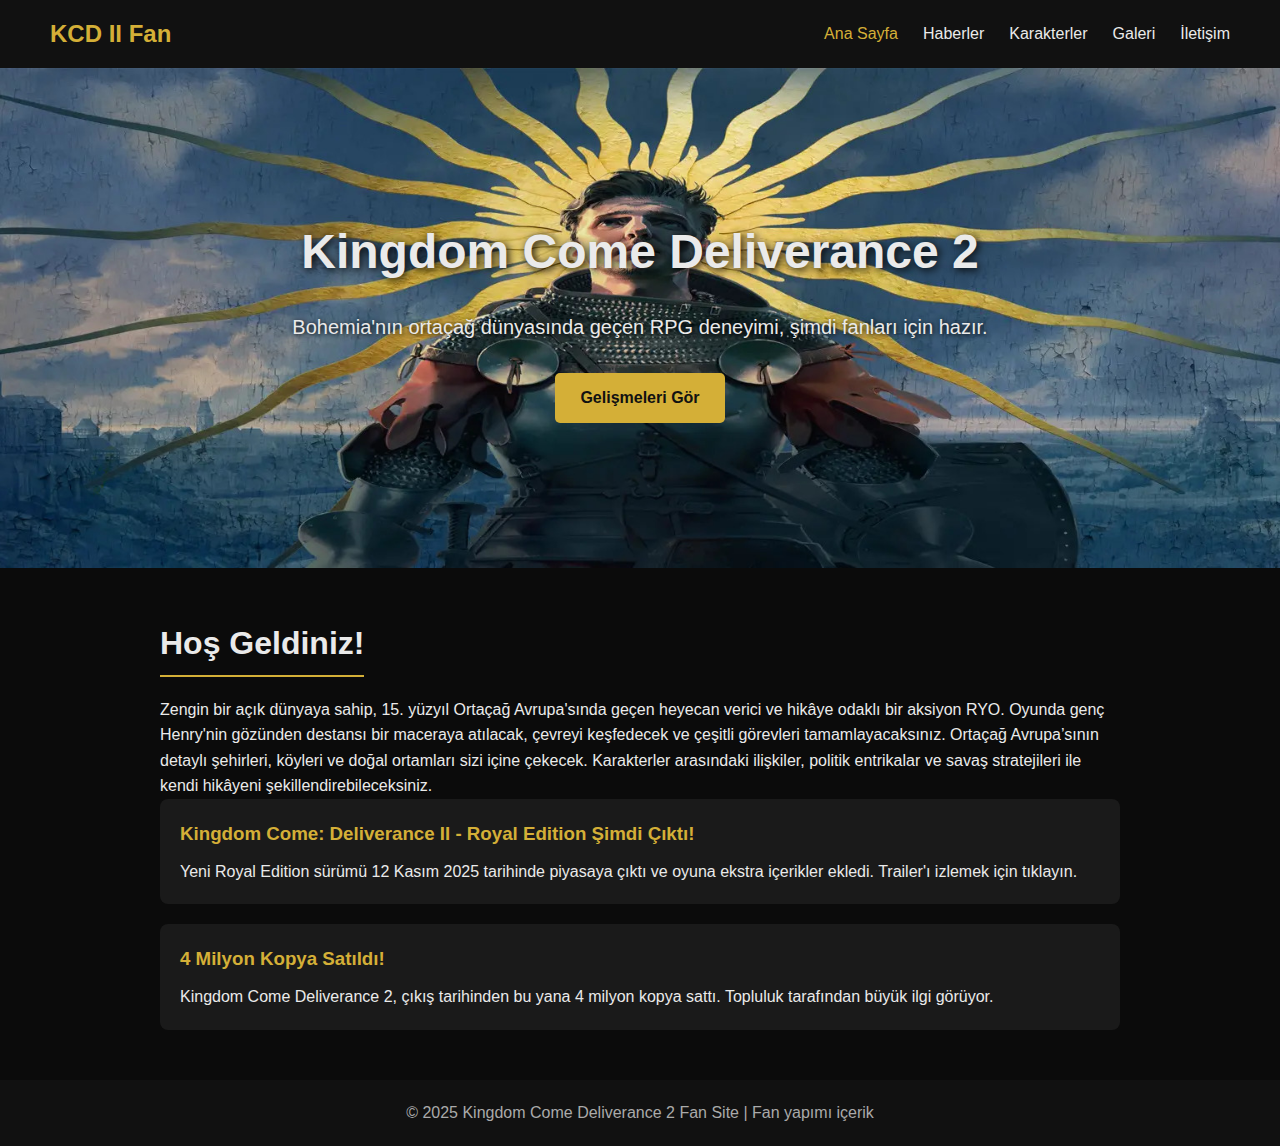
<file: index.html>
<!DOCTYPE html>
<html lang="tr">
<head>
    <meta charset="UTF-8">
    <meta name="viewport" content="width=device-width, initial-scale=1.0">
    <title>Kingdom Come Deliverance 2 - Fan Site</title>
    <link rel="stylesheet" href="css/style.css">
</head>
<body>
    <header>
        <nav class="navbar">
            <h1 class="logo">KCD II Fan</h1>
            <ul class="nav-links">
                <li><a href="index.html" class="active">Ana Sayfa</a></li>
                <li><a href="haberler.html">Haberler</a></li>
                <li><a href="karakterler.html">Karakterler</a></li>
                <li><a href="galeri.html">Galeri</a></li>
                <li><a href="iletisim.html">İletişim</a></li>
            </ul>
        </nav>
    </header>

    <section class="hero">
        <div class="hero-content">
            <h2>Kingdom Come Deliverance 2</h2>
            <p>Bohemia'nın ortaçağ dünyasında geçen RPG deneyimi, şimdi fanları için hazır.</p>
            <a href="haberler.html" class="btn">Gelişmeleri Gör</a>
        </div>
    </section>

    <section class="content">
         <h2>Hoş Geldiniz!</h2>
    <p>
        Zengin bir açık dünyaya sahip, 15. yüzyıl Ortaçağ Avrupa'sında geçen heyecan verici ve hikâye odaklı bir aksiyon RYO.  
        Oyunda genç Henry'nin gözünden destansı bir maceraya atılacak, çevreyi keşfedecek ve çeşitli görevleri tamamlayacaksınız.  
        Ortaçağ Avrupa’sının detaylı şehirleri, köyleri ve doğal ortamları sizi içine çekecek.  
        Karakterler arasındaki ilişkiler, politik entrikalar ve savaş stratejileri ile kendi hikâyeni şekillendirebileceksiniz.
    </p>

    <!-- Küçük Haber Kartları -->
    <div class="news-card">
        <h3>Kingdom Come: Deliverance II - Royal Edition Şimdi Çıktı!</h3>
        <p>Yeni Royal Edition sürümü 12 Kasım 2025 tarihinde piyasaya çıktı ve oyuna ekstra içerikler ekledi. <a href="https://www.youtube.com/watch?v=bjMnS7_u1Qg&t=5s" target="_blank">Trailer'ı izlemek için tıklayın</a>.</p>
    </div>

    <div class="news-card">
        <h3>4 Milyon Kopya Satıldı!</h3>
        <p>Kingdom Come Deliverance 2, çıkış tarihinden bu yana 4 milyon kopya sattı. Topluluk tarafından büyük ilgi görüyor.</p>
    </div>
    </section>

    <footer>
        <p>© 2025 Kingdom Come Deliverance 2 Fan Site | Fan yapımı içerik</p>
    </footer>
</body>
</html>
</file>
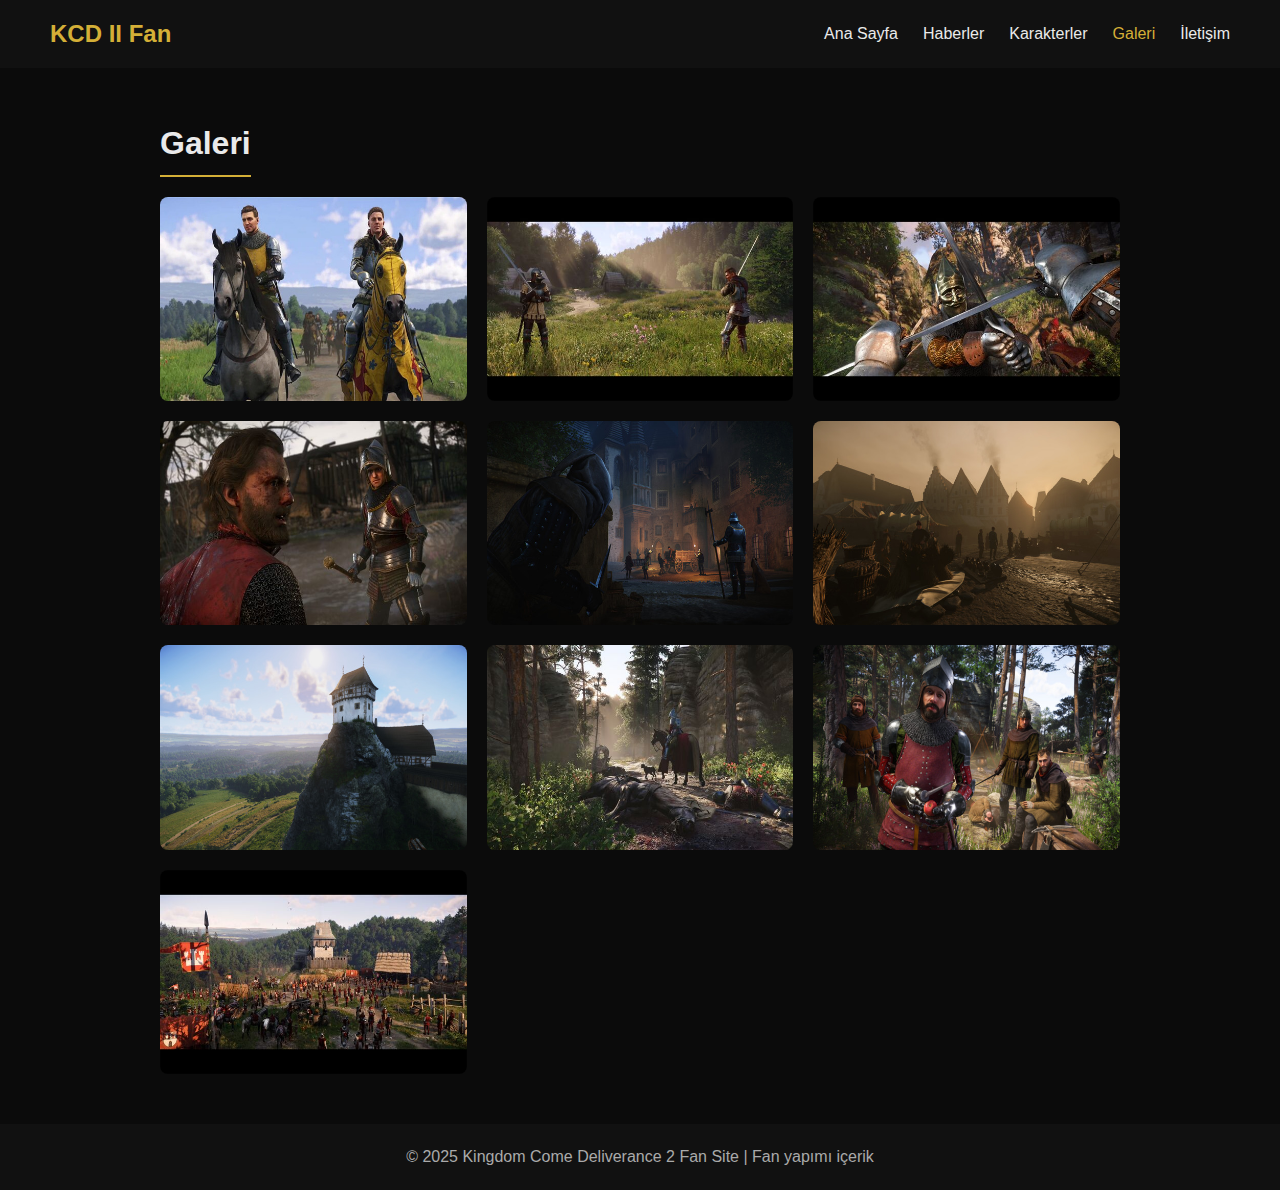
<file: galeri.html>
<!DOCTYPE html>
<html lang="tr">
<head>
    <meta charset="UTF-8">
    <meta name="viewport" content="width=device-width, initial-scale=1.0">
    <title>Galeri - KCD2 Fan Site</title>
    <link rel="stylesheet" href="css/style.css">
</head>
<body>
    <header>
        <nav class="navbar">
            <h1 class="logo">KCD II Fan</h1>
            <ul class="nav-links">
                <li><a href="index.html">Ana Sayfa</a></li>
                <li><a href="haberler.html">Haberler</a></li>
                <li><a href="karakterler.html">Karakterler</a></li>
                <li><a href="galeri.html" class="active">Galeri</a></li>
                <li><a href="iletisim.html">İletişim</a></li>
            </ul>
        </nav>
    </header>

    <main class="content">
        <h2>Galeri</h2>
    <div class="gallery-grid">
        <img src="img/scene1.jpg" alt="Sahne 1">
        <img src="img/scene2.jpg" alt="Sahne 2">
        <img src="img/scene3.jpg" alt="Sahne 3">
        <img src="img/scene4.jpg" alt="Sahne 4">
        <img src="img/scene5.jpg" alt="Sahne 5">
        <img src="img/scene6.jpg" alt="Sahne 6">
        <img src="img/scene7.jpg" alt="Sahne 7">
        <img src="img/scene8.jpg" alt="Sahne 8">
        <img src="img/scene9.jpg" alt="Sahne 9">
        <img src="img/scene10.jpg" alt="Sahne 10">
    </div>
    </main>

    <footer>
        <p>© 2025 Kingdom Come Deliverance 2 Fan Site | Fan yapımı içerik</p>
    </footer>
</body>
</html>
</file>
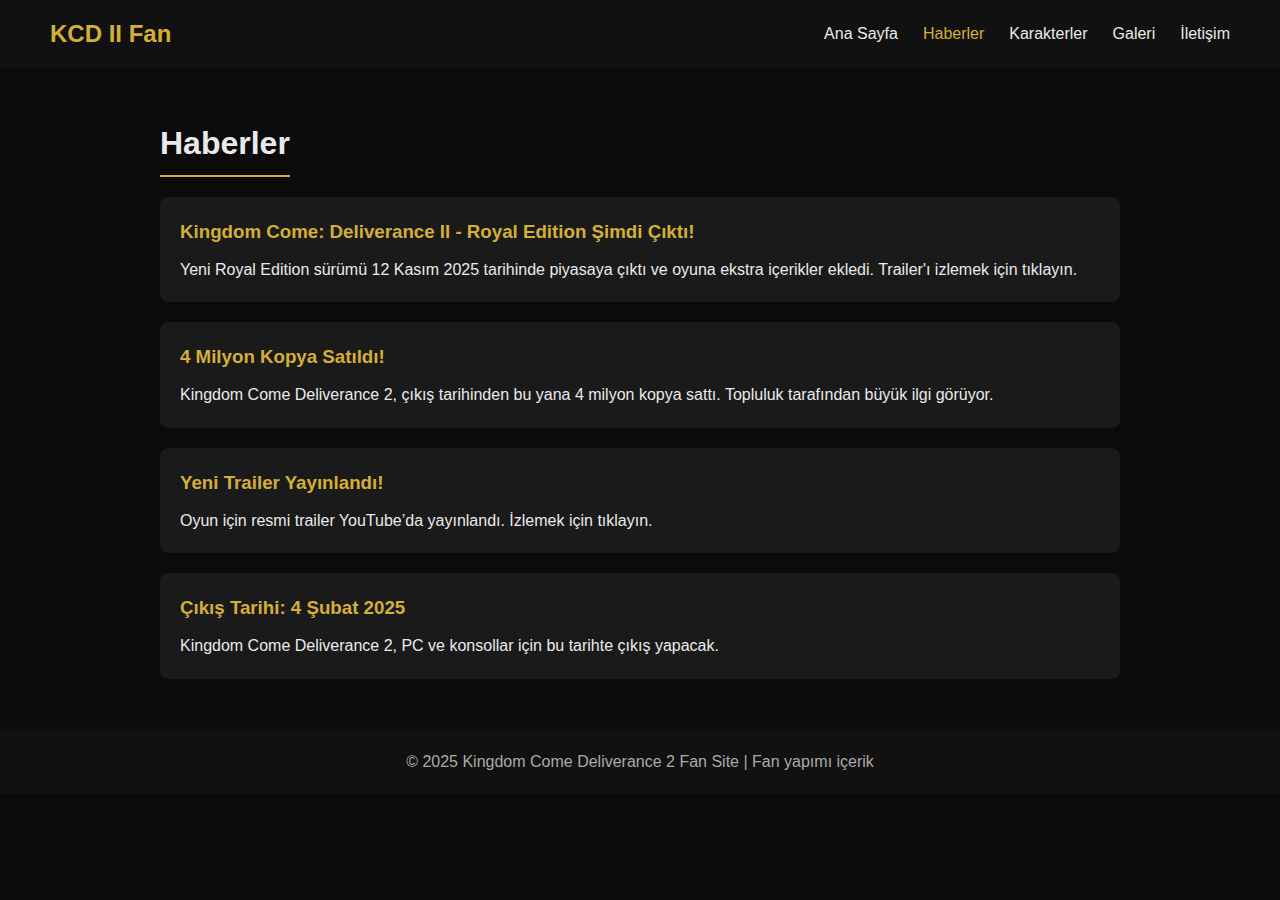
<file: haberler.html>
<!DOCTYPE html>
<html lang="tr">
<head>
    <meta charset="UTF-8">
    <meta name="viewport" content="width=device-width, initial-scale=1.0">
    <title>Haberler - KCD2 Fan Site</title>
    <link rel="stylesheet" href="css/style.css">
</head>
<body>
    <header>
        <nav class="navbar">
            <h1 class="logo">KCD II Fan</h1>
            <ul class="nav-links">
                <li><a href="index.html">Ana Sayfa</a></li>
                <li><a href="haberler.html" class="active">Haberler</a></li>
                <li><a href="karakterler.html">Karakterler</a></li>
                <li><a href="galeri.html">Galeri</a></li>
                <li><a href="iletisim.html">İletişim</a></li>
            </ul>
        </nav>
    </header>

    <main class="content">
        <h2>Haberler</h2>

   
    <div class="news-card">
        <h3>Kingdom Come: Deliverance II - Royal Edition Şimdi Çıktı!</h3>
        <p>Yeni Royal Edition sürümü 12 Kasım 2025 tarihinde piyasaya çıktı ve oyuna ekstra içerikler ekledi. <a href="https://www.youtube.com/watch?v=bjMnS7_u1Qg&t=5s" target="_blank">Trailer'ı izlemek için tıklayın</a>.</p>
    </div>

   
    <div class="news-card">
        <h3>4 Milyon Kopya Satıldı!</h3>
        <p>Kingdom Come Deliverance 2, çıkış tarihinden bu yana 4 milyon kopya sattı. Topluluk tarafından büyük ilgi görüyor.</p>
    </div>

    
    <div class="news-card">
        <h3>Yeni Trailer Yayınlandı!</h3>
        <p>Oyun için resmi trailer YouTube’da yayınlandı. <a href="https://www.youtube.com/watch?v=ju8R8gwD-Vg" target="_blank">İzlemek için tıklayın</a>.</p>
    </div>

   
    <div class="news-card">
        <h3>Çıkış Tarihi: 4 Şubat 2025</h3>
        <p>Kingdom Come Deliverance 2, PC ve konsollar için bu tarihte çıkış yapacak.</p>
    </div>
    </main>

    <footer>
        <p>© 2025 Kingdom Come Deliverance 2 Fan Site | Fan yapımı içerik</p>
    </footer>
</body>
</html>
</file>
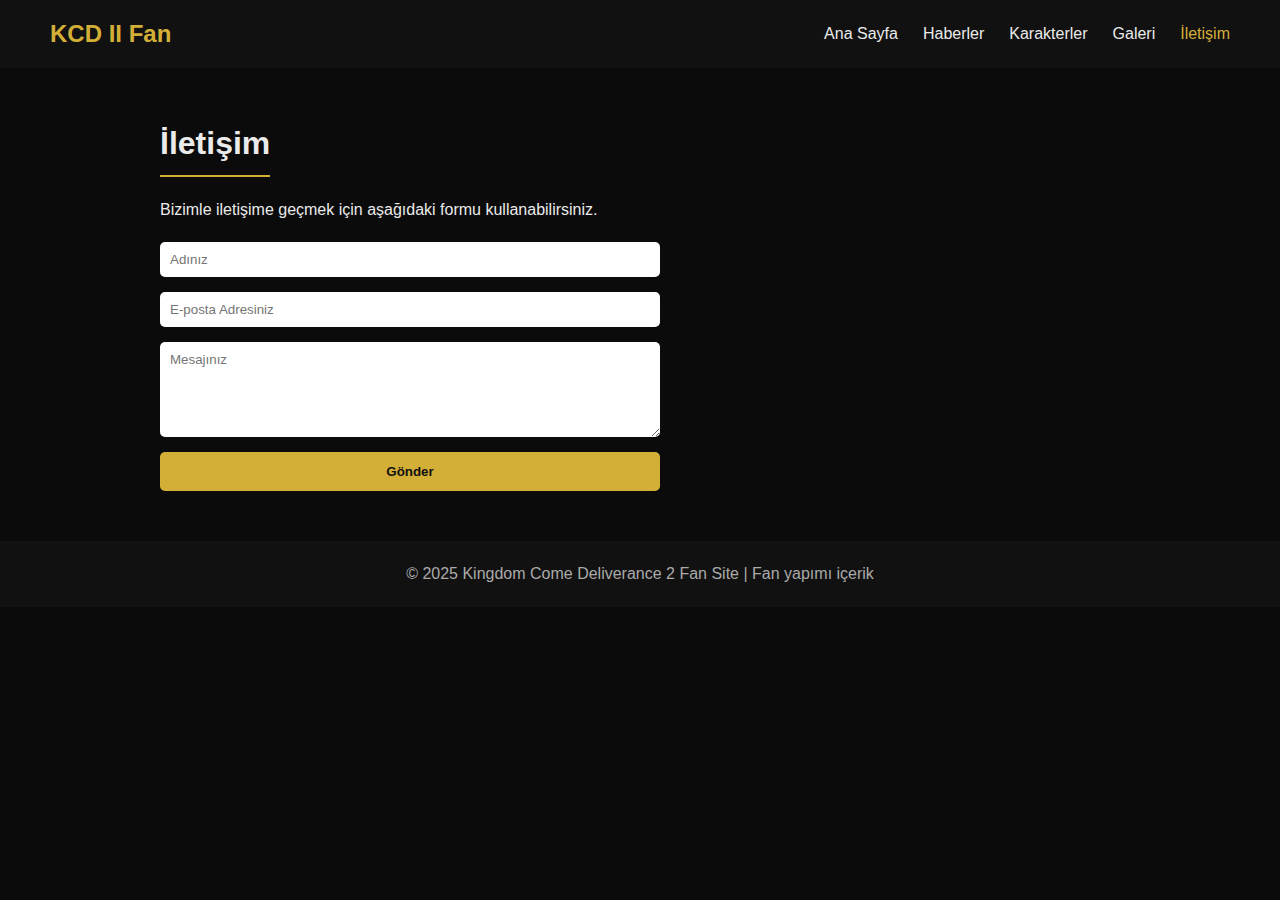
<file: iletisim.html>
<!DOCTYPE html>
<html lang="tr">
<head>
    <meta charset="UTF-8">
    <meta name="viewport" content="width=device-width, initial-scale=1.0">
    <title>İletişim</title>
    <link rel="stylesheet" href="css/style.css">
</head>
<body>
    <header>
        <nav class="navbar">
            <h1 class="logo">KCD II Fan</h1>
            <ul class="nav-links">
                <li><a href="index.html">Ana Sayfa</a></li>
                <li><a href="haberler.html">Haberler</a></li>
                <li><a href="karakterler.html">Karakterler</a></li>
                <li><a href="galeri.html">Galeri</a></li>
                <li><a href="iletisim.html" class="active">İletişim</a></li>
            </ul>
        </nav>
    </header>

    <section class="content">
        <h2>İletişim</h2>
        <p>Bizimle iletişime geçmek için aşağıdaki formu kullanabilirsiniz.</p>

        <form>
            <input type="text" placeholder="Adınız" required>
            <input type="email" placeholder="E‑posta Adresiniz" required>
            <textarea placeholder="Mesajınız" rows="5" required></textarea>
            <button type="submit">Gönder</button>
        </form>

    </section>

    <footer>
        <p>© 2025 Kingdom Come Deliverance 2 Fan Site | Fan yapımı içerik</p>
    </footer>
</body>
</html>
</file>
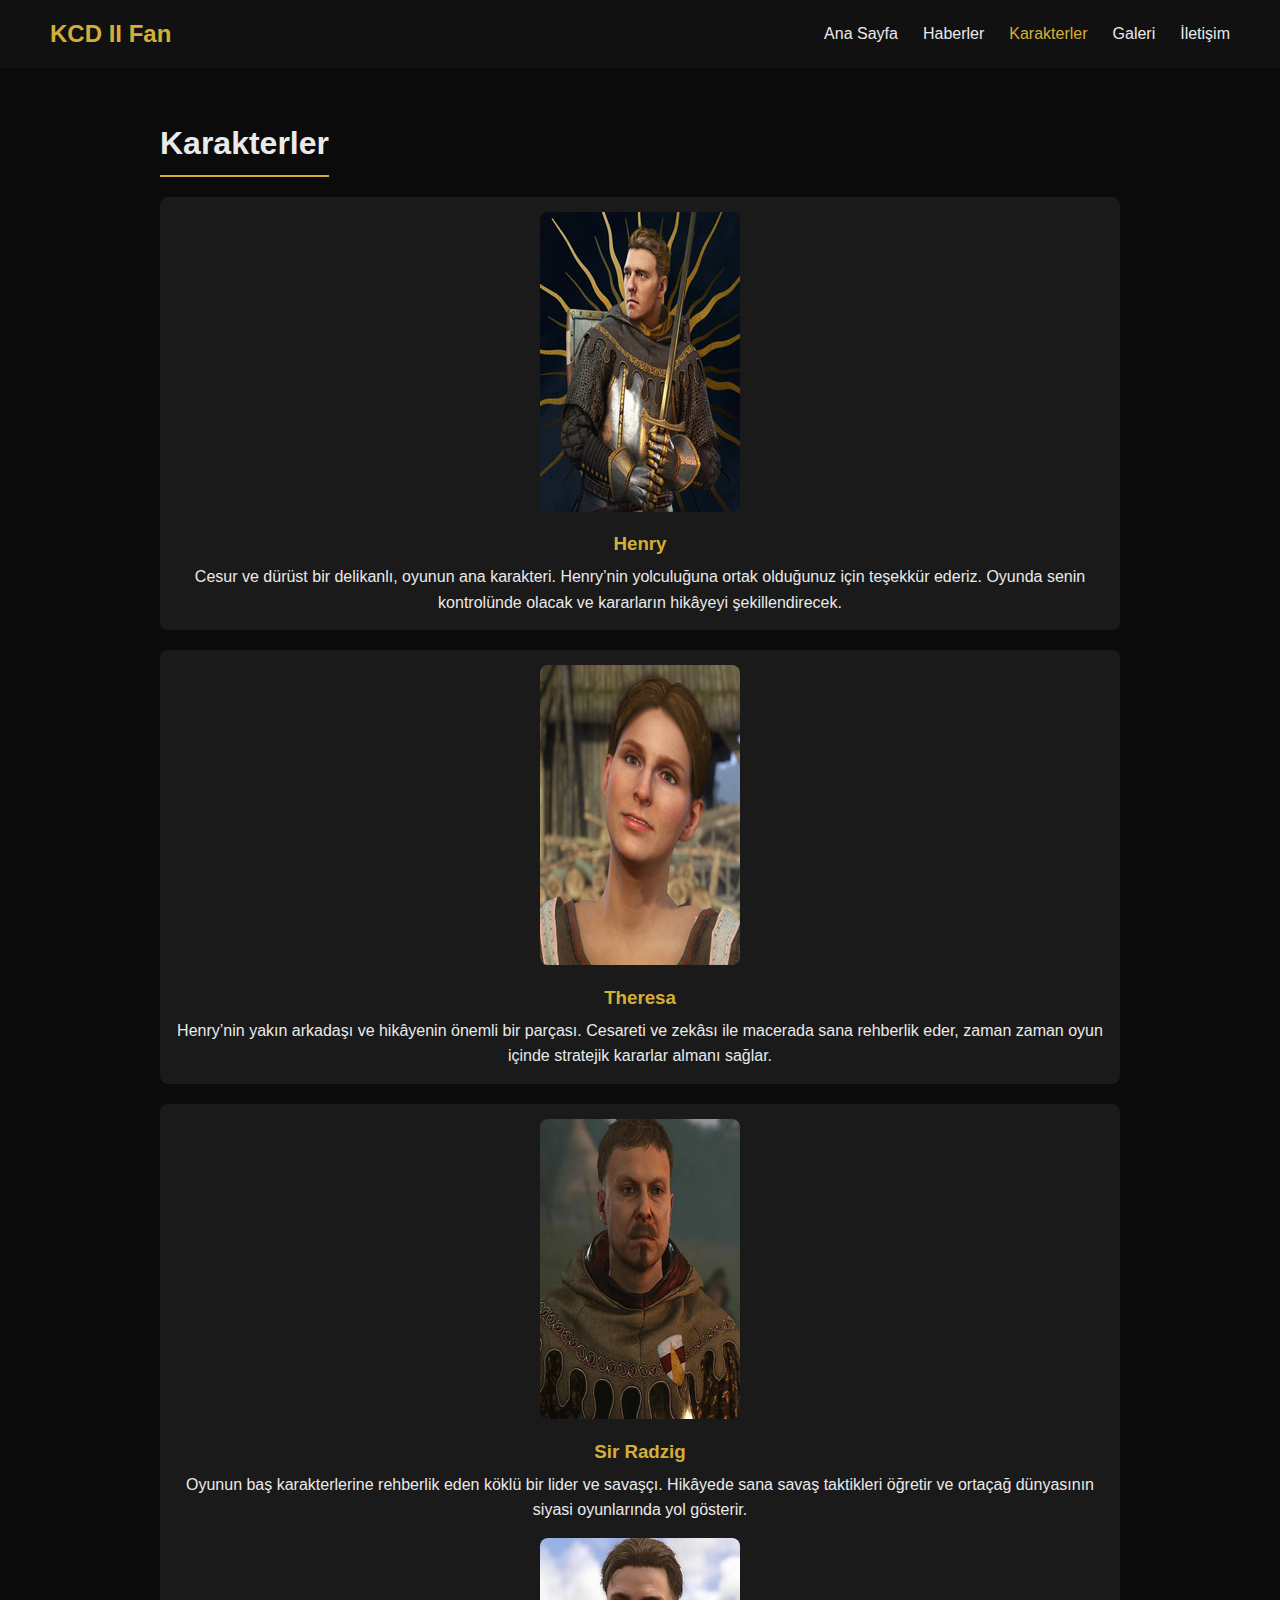
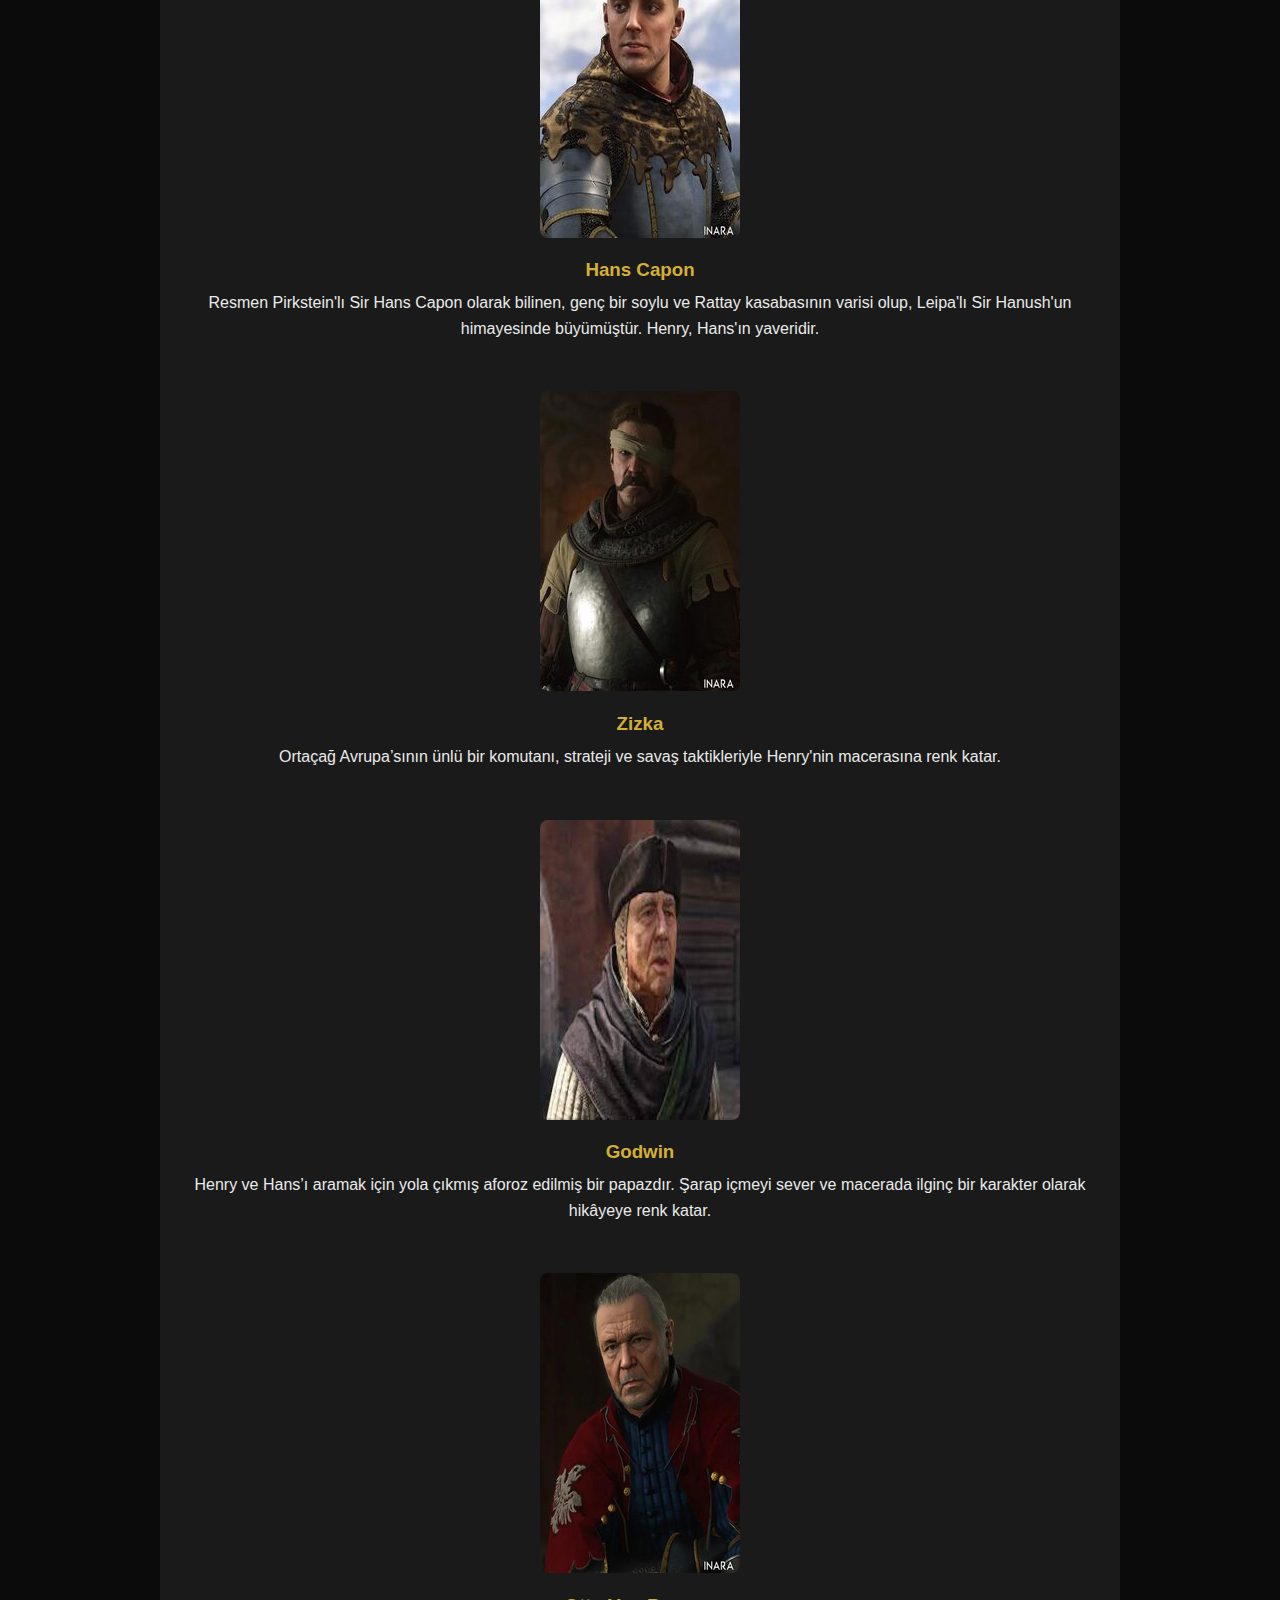
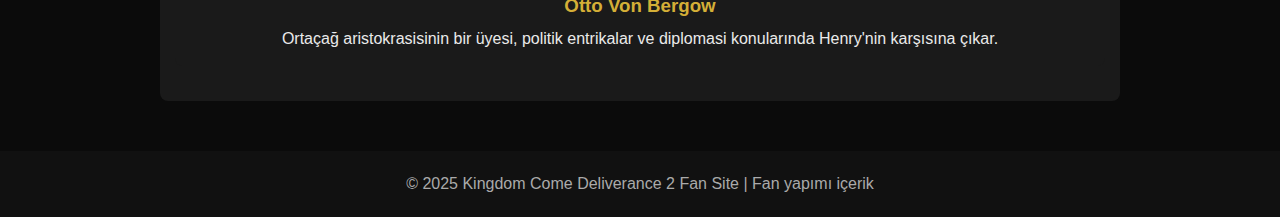
<file: karakterler.html>
<!DOCTYPE html>
<html lang="tr">
<head>
    <meta charset="UTF-8">
    <meta name="viewport" content="width=device-width, initial-scale=1.0">
    <title>Karakterler - KCD2 Fan Site</title>
    <link rel="stylesheet" href="css/style.css">
</head>
<body>
    <header>
        <nav class="navbar">
            <h1 class="logo">KCD II Fan</h1>
            <ul class="nav-links">
                <li><a href="index.html">Ana Sayfa</a></li>
                <li><a href="haberler.html">Haberler</a></li>
                <li><a href="karakterler.html" class="active">Karakterler</a></li>
                <li><a href="galeri.html">Galeri</a></li>
                <li><a href="iletisim.html">İletişim</a></li>
            </ul>
        </nav>
    </header>

    <main class="content">
        <h2>Karakterler</h2>
        <div class="character-card">
            <img src="img/henry.jpg" alt="Henry">
            <h3>Henry</h3>
            <p>Cesur ve dürüst bir delikanlı, oyunun ana karakteri. Henry’nin yolculuğuna ortak olduğunuz için teşekkür ederiz. Oyunda senin kontrolünde olacak ve kararların hikâyeyi şekillendirecek.</p>
        </div>
        <div class="character-card">
            <img src="img/theresa.jpg" alt="Theresa">
            <h3>Theresa</h3>
            <p>Henry’nin yakın arkadaşı ve hikâyenin önemli bir parçası. Cesareti ve zekâsı ile macerada sana rehberlik eder, zaman zaman oyun içinde stratejik kararlar almanı sağlar.</p>
        </div>
        <div class="character-card">
            <img src="img/sir-radzig.jpg" alt="Sir Radzig">
            <h3>Sir Radzig</h3>
            <p>Oyunun baş karakterlerine rehberlik eden köklü bir lider ve savaşçı. Hikâyede sana savaş taktikleri öğretir ve ortaçağ dünyasının siyasi oyunlarında yol gösterir.</p>
        <div class="character-card">
            <img src="img/hans-capon.jpg" alt="Hans Capon">
            <h3>Hans Capon</h3>
            <p>Resmen Pirkstein'lı Sir Hans Capon olarak bilinen, genç bir soylu ve Rattay kasabasının varisi olup, Leipa'lı Sir Hanush'un himayesinde büyümüştür. Henry, Hans'ın yaveridir.</p>
        </div>

        <div class="character-card">
            <img src="img/zizka.jpg" alt="Zizka">
            <h3>Zizka</h3>
            <p>Ortaçağ Avrupa’sının ünlü bir komutanı, strateji ve savaş taktikleriyle Henry'nin macerasına renk katar.</p>
        </div>

        <div class="character-card">
            <img src="img/godwin.jpg" alt="Godwin">
            <h3>Godwin</h3>
            <p>Henry ve Hans’ı aramak için yola çıkmış aforoz edilmiş bir papazdır. Şarap içmeyi sever ve macerada ilginç bir karakter olarak hikâyeye renk katar.</p>
        </div>

        <div class="character-card">
            <img src="img/otto-von-bergow.jpg" alt="Otto Von Bergow">
            <h3>Otto Von Bergow</h3>
            <p>Ortaçağ aristokrasisinin bir üyesi, politik entrikalar ve diplomasi konularında Henry'nin karşısına çıkar.</p>
        </div>
    </div>
    </main>

    <footer>
        <p>© 2025 Kingdom Come Deliverance 2 Fan Site | Fan yapımı içerik</p>
    </footer>
</body>
</html>
</file>
<file: css/style.css>
/* GENEL SIFIRLAMA */
* {
    margin: 0;
    padding: 0;
    box-sizing: border-box;
    font-family: 'Segoe UI', Tahoma, Geneva, Verdana, sans-serif;
}

body {
    background-color: #0b0b0b;
    color: #eaeaea;
    line-height: 1.6;
}

/* Link ayarları */
a {
    text-decoration: none;
    color: inherit;
}

/* Liste sıfırlama */
ul {
    list-style: none;
}

/* NAVBAR */
.navbar {
    display: flex;
    justify-content: space-between;
    align-items: center;
    padding: 15px 50px;
    background-color: #111;
}

.navbar .logo {
    font-size: 24px;
    font-weight: bold;
    color: #d4af37;
}

.nav-links {
    display: flex;
    gap: 25px;
}

.nav-links li a {
    color: #eaeaea;
    transition: 0.3s;
}

.nav-links li a:hover,
.nav-links li a.active {
    color: #d4af37;
}

/* HERO BÖLÜMÜ */
.hero {
    background: url('../img/hero-bg.jpg') center/cover no-repeat;
    height: 500px;
    display: flex;
    align-items: center;
    justify-content: center;
    text-align: center;
    padding: 0 20px;
}

.hero-content h2 {
    font-size: 48px;
    margin-bottom: 20px;
    text-shadow: 2px 2px 8px #000;
}

.hero-content p {
    font-size: 20px;
    margin-bottom: 30px;
    text-shadow: 1px 1px 5px #000;
}

.btn {
    display: inline-block;
    background-color: #d4af37;
    color: #111;
    padding: 12px 25px;
    font-weight: bold;
    border-radius: 5px;
    transition: 0.3s;
}

.btn:hover {
    background-color: #b5942f;
}

/*İÇERİK BÖLÜMLERİ */
.content {
    max-width: 1000px;
    margin: 50px auto;
    padding: 0 20px;
}

.content h2 {
    font-size: 32px;
    margin-bottom: 20px;
    border-bottom: 2px solid #d4af37;
    display: inline-block;
    padding-bottom: 5px;
}

/* Haber kartları */
.news-card {
    background-color: #1a1a1a;
    padding: 20px;
    margin-bottom: 20px;
    border-radius: 8px;
    transition: 0.3s;
}

.news-card:hover {
    background-color: #2a2a2a;
}

.news-card h3 {
    color: #d4af37;
    margin-bottom: 10px;
}

/* Karakter kartları */
.character-card {
    background-color: #1a1a1a;
    padding: 15px;
    margin-bottom: 20px;
    border-radius: 8px;
    text-align: center;
    transition: 0.3s;
}

.character-card img {
    width: 100%;
    max-width: 200px;
    border-radius: 8px;
    margin-bottom: 10px;
}

.character-card h3 {
    color: #d4af37;
    margin-bottom: 5px;
}

.character-card:hover {
    background-color: #2a2a2a;
}

/* Galeri grid i */
.gallery-grid {
    display: grid;
    grid-template-columns: repeat(auto-fit, minmax(250px, 1fr));
    gap: 20px;
}

.gallery-grid img {
    width: 100%;
    border-radius: 8px;
    transition: 0.3s;
}

.gallery-grid img:hover {
    transform: scale(1.05);
}

/* Form Tasarımı */
form {
    display: flex;
    flex-direction: column;
    gap: 15px;
    max-width: 500px;
    margin-top: 20px;
}

form input,
form textarea {
    padding: 10px;
    border-radius: 5px;
    border: none;
    outline: none;
}

form button {
    padding: 12px;
    border: none;
    border-radius: 5px;
    background-color: #d4af37;
    color: #111;
    font-weight: bold;
    cursor: pointer;
    transition: 0.3s;
}

form button:hover {
    background-color: #b5942f;
}

/* ===============================
   FOOTER
   =============================== */
footer {
    text-align: center;
    padding: 20px 0;
    background-color: #111;
    color: #aaa;
    margin-top: 50px;
}

/* ===============================
   GÖRSEL YOLLARIN KONTROLÜ
   =============================== */
/* CSS background: ../img/hero-bg.jpg */
/* HTML img src: img/henry.jpg, img/theresa.jpg, img/sir-radzig.jpg */
/* HTML img src galeri: img/scene1.jpg ... scene4.jpg */
</file>
